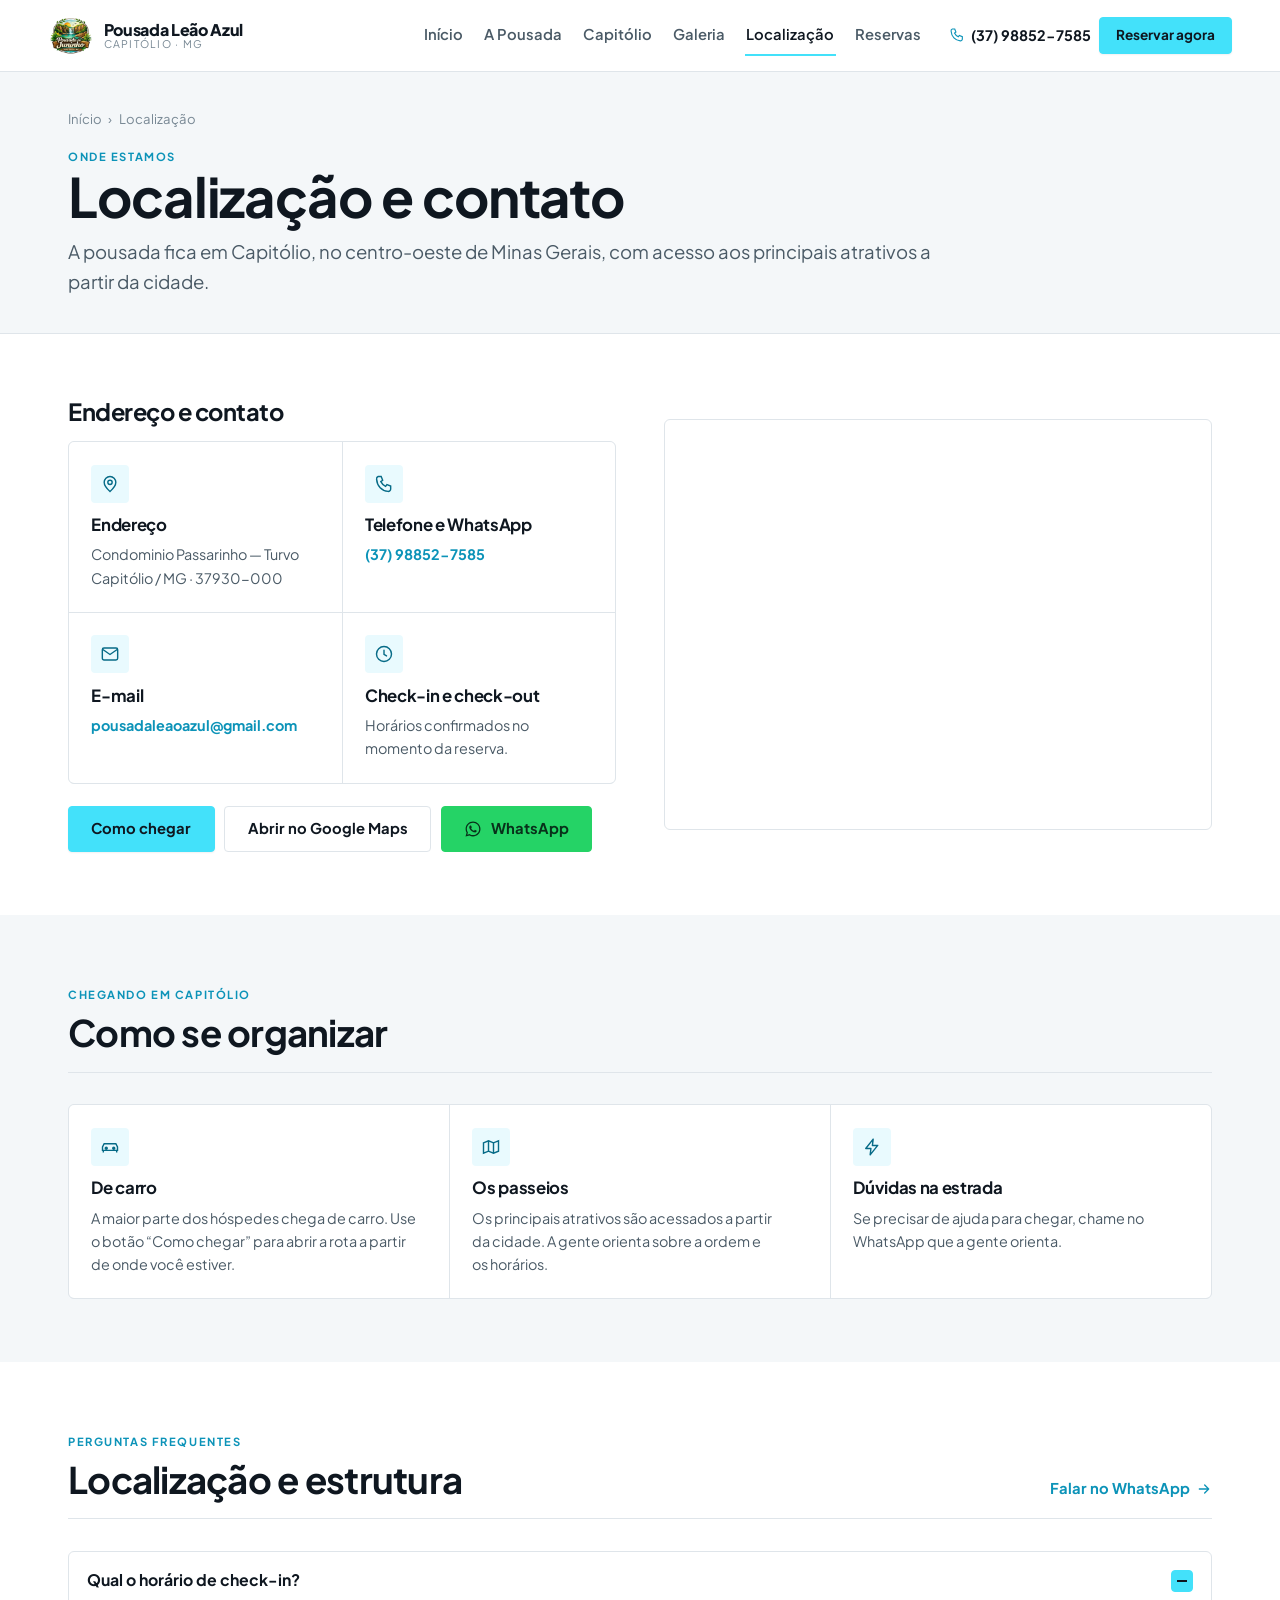
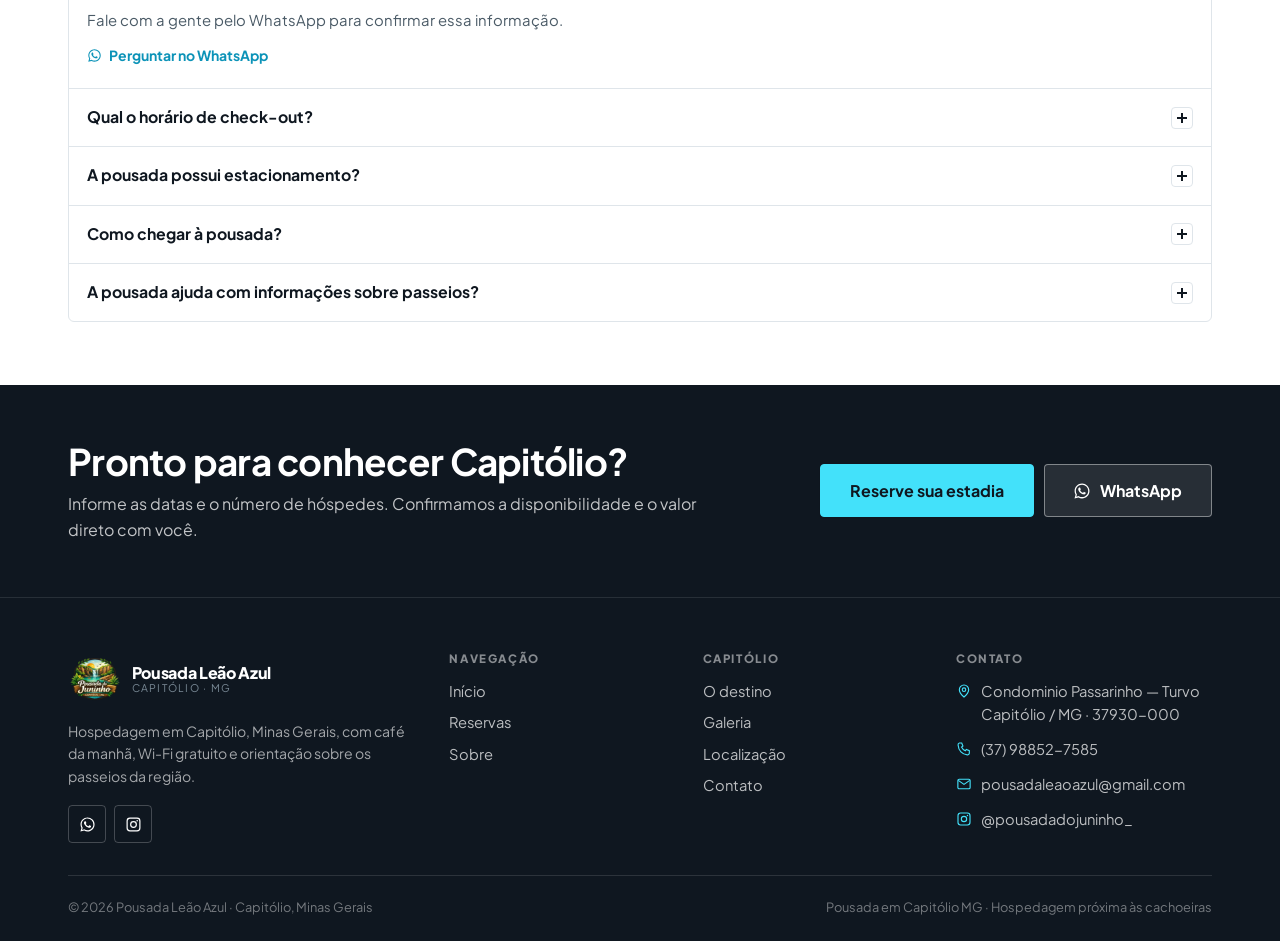
<file: localizacao.html>
<!DOCTYPE html>
<html lang="pt-BR">
<head>
<meta charset="UTF-8">
<meta name="viewport" content="width=device-width, initial-scale=1">

<title>Localização e contato — Pousada Leão Azul, Capitólio MG</title>
<meta name="description" content="Endereço, mapa e contato da Pousada Leão Azul em Capitólio, MG. Veja como chegar e fale direto com a pousada pelo WhatsApp.">
<meta name="keywords" content="endereço pousada Capitólio, como chegar Capitólio MG, contato pousada Capitólio, hospedagem em Capitólio">
<meta name="robots" content="index, follow">
<link rel="canonical" href="./localizacao.html">

<meta property="og:type" content="website">
<meta property="og:locale" content="pt_BR">
<meta property="og:site_name" content="Pousada Leão Azul">
<meta property="og:title" content="Localização e contato — Pousada Leão Azul, Capitólio MG">
<meta property="og:description" content="Endereço, mapa e contato da Pousada Leão Azul em Capitólio, MG. Veja como chegar e fale direto com a pousada pelo WhatsApp.">
<meta property="og:image" content="assets/img/og-imagem.jpg">
<meta name="twitter:card" content="summary_large_image">
<meta name="theme-color" content="#0F1720">

<link rel="icon" href="assets/img/favicon.png" type="image/png">
<link rel="apple-touch-icon" href="assets/img/favicon.png">
<link rel="preconnect" href="https://fonts.googleapis.com">
<link rel="preconnect" href="https://fonts.gstatic.com" crossorigin>
<link href="https://fonts.googleapis.com/css2?family=Instrument+Serif:ital@0;1&family=Plus+Jakarta+Sans:wght@400;500;600;700;800&display=swap" rel="stylesheet">
<link rel="stylesheet" href="assets/css/estilo.css">

<!-- FOTOS: é só soltar o arquivo em assets/img/ com o nome certo.
     O site tenta .webp, depois .jpg, .jpeg e .png; se nenhum existir,
     mostra o desenho .svg provisório. Não precisa editar nada aqui. -->
<script src="assets/js/fotos.js"></script>
</head>

<body>
<a class="pular" href="#conteudo">Pular para o conteúdo</a>

<header class="topo">
  <div class="topo__int">
    <a class="marca" href="index.html" aria-label="Pousada Leão Azul — página inicial">
      <img class="marca__ic" src="assets/img/favicon.png" alt="" width="150" height="150">
      <span class="marca__txt">
        <span class="marca__nome">Pousada Leão Azul</span>
        <span class="marca__loc">Capitólio · MG</span>
      </span>
    </a>

    <nav class="nav" aria-label="Navegação principal">
      <a href="index.html">Início</a>
      <a href="pousada.html">A Pousada</a>
      <a href="capitolio.html">Capitólio</a>
      <a href="galeria.html">Galeria</a>
      <a href="localizacao.html" aria-current="page">Localização</a>
      <a href="reservas.html">Reservas</a>
    </nav>

    <div class="topo__acoes">
      <a class="topo__tel" data-tel data-txt href="#"><svg viewBox="0 0 24 24" fill="none" stroke="currentColor" stroke-width="1.7" aria-hidden="true"><path d="M5 3h3.6l1.8 4.5-2.2 1.6a12.6 12.6 0 0 0 5.7 5.7l1.6-2.2 4.5 1.8V18a2.9 2.9 0 0 1-3.1 2.9C9.4 20.3 3.7 14.6 3.1 6.1A2.9 2.9 0 0 1 5 3Z"/></svg></a>
      <a class="btn btn--cta btn--p" href="reservas.html">Reservar agora</a>
      <button class="hamb" type="button" aria-label="Abrir menu" aria-expanded="false" aria-controls="menu">
        <span></span><span></span><span></span>
      </button>
    </div>
  </div>
</header>

<div class="menu" id="menu" aria-hidden="true">
  <nav aria-label="Navegação">
    <ul class="menu__lista">
      <li><a href="index.html">Início<svg viewBox="0 0 24 24" fill="none" stroke="currentColor" stroke-width="2" stroke-linecap="round" stroke-linejoin="round" aria-hidden="true"><path d="M5 12h13m-5-6 6 6-6 6"/></svg></a></li>
      <li><a href="pousada.html">A Pousada<svg viewBox="0 0 24 24" fill="none" stroke="currentColor" stroke-width="2" stroke-linecap="round" stroke-linejoin="round" aria-hidden="true"><path d="M5 12h13m-5-6 6 6-6 6"/></svg></a></li>
      <li><a href="capitolio.html">Capitólio<svg viewBox="0 0 24 24" fill="none" stroke="currentColor" stroke-width="2" stroke-linecap="round" stroke-linejoin="round" aria-hidden="true"><path d="M5 12h13m-5-6 6 6-6 6"/></svg></a></li>
      <li><a href="galeria.html">Galeria<svg viewBox="0 0 24 24" fill="none" stroke="currentColor" stroke-width="2" stroke-linecap="round" stroke-linejoin="round" aria-hidden="true"><path d="M5 12h13m-5-6 6 6-6 6"/></svg></a></li>
      <li><a href="localizacao.html" aria-current="page">Localização<svg viewBox="0 0 24 24" fill="none" stroke="currentColor" stroke-width="2" stroke-linecap="round" stroke-linejoin="round" aria-hidden="true"><path d="M5 12h13m-5-6 6 6-6 6"/></svg></a></li>
      <li><a href="reservas.html">Reservas<svg viewBox="0 0 24 24" fill="none" stroke="currentColor" stroke-width="2" stroke-linecap="round" stroke-linejoin="round" aria-hidden="true"><path d="M5 12h13m-5-6 6 6-6 6"/></svg></a></li>
    </ul>
  </nav>
  <div class="menu__pe">
    <a class="btn btn--cta btn--bloco btn--g" href="reservas.html">Reservar agora</a>
    <a class="btn btn--zap btn--bloco" data-zap href="#"><svg viewBox="0 0 24 24" fill="currentColor" aria-hidden="true"><path d="M12.04 2C6.58 2 2.13 6.45 2.13 11.91c0 1.75.46 3.45 1.32 4.95L2 22l5.25-1.38a9.9 9.9 0 0 0 4.79 1.22h.01c5.46 0 9.91-4.45 9.91-9.91 0-2.65-1.03-5.14-2.9-7.01A9.82 9.82 0 0 0 12.04 2Zm0 18.15h-.01a8.2 8.2 0 0 1-4.19-1.15l-.3-.18-3.12.82.83-3.04-.2-.31a8.2 8.2 0 0 1-1.26-4.38c0-4.54 3.7-8.23 8.25-8.23a8.2 8.2 0 0 1 5.82 2.41 8.18 8.18 0 0 1 2.41 5.83c0 4.54-3.7 8.23-8.23 8.23Zm4.52-6.16c-.25-.12-1.47-.72-1.69-.81-.23-.08-.39-.12-.56.13-.16.24-.64.8-.79.97-.14.16-.29.19-.54.06-.25-.12-1.05-.39-2-1.23-.74-.66-1.24-1.47-1.38-1.72-.15-.25-.02-.38.11-.5.11-.11.25-.29.37-.43.13-.15.17-.25.25-.41.08-.17.04-.31-.02-.44-.06-.12-.56-1.35-.77-1.84-.2-.49-.41-.42-.56-.43h-.48c-.16 0-.43.06-.65.31-.23.25-.86.84-.86 2.05s.88 2.38 1 2.54c.13.17 1.74 2.65 4.2 3.72.59.25 1.05.4 1.4.52.59.19 1.13.16 1.55.1.47-.07 1.47-.6 1.67-1.18.21-.58.21-1.07.15-1.18-.06-.11-.23-.17-.48-.29Z"/></svg> Falar no WhatsApp</a>
    <div class="menu__contato">
      <a data-tel data-txt href="#"><svg viewBox="0 0 24 24" fill="none" stroke="currentColor" stroke-width="1.7" aria-hidden="true"><path d="M5 3h3.6l1.8 4.5-2.2 1.6a12.6 12.6 0 0 0 5.7 5.7l1.6-2.2 4.5 1.8V18a2.9 2.9 0 0 1-3.1 2.9C9.4 20.3 3.7 14.6 3.1 6.1A2.9 2.9 0 0 1 5 3Z"/></svg></a>
      <a data-email data-txt href="#"><svg viewBox="0 0 24 24" fill="none" stroke="currentColor" stroke-width="1.7" aria-hidden="true"><rect x="2.8" y="4.8" width="18.4" height="14.4" rx="2"/><path d="m3.4 6.6 8.6 6 8.6-6"/></svg></a>
    </div>
  </div>
</div>

<section class="capa">
  <div class="env">
    <nav class="migalhas" aria-label="Você está aqui">
      <a href="index.html">Início</a><span>›</span><span>Localização</span>
    </nav>
    <p class="rotulo">Onde estamos</p>
    <h1 class="t1">Localização e contato</h1>
    <p class="lead">A pousada fica em Capitólio, no centro-oeste de Minas Gerais, com acesso aos principais atrativos a partir da cidade.</p>
  </div>
</section>

<main id="conteudo">

<section class="secao" id="contato">
  <div class="env">
    <div class="duo">
      <div class="rev">
        <h2 class="t3">Endereço e contato</h2>
        <div class="cards" style="margin-top:1rem">
          <div class="card">
            <span class="card__ic"><svg viewBox="0 0 24 24" fill="none" stroke="currentColor" stroke-width="1.7" aria-hidden="true"><path d="M12 21s7-6.1 7-11a7 7 0 1 0-14 0c0 4.9 7 11 7 11Z"/><circle cx="12" cy="10" r="2.6"/></svg></span>
            <h3>Endereço</h3>
            <p><span data-endereco></span><br><span data-cidade></span></p>
          </div>
          <div class="card">
            <span class="card__ic"><svg viewBox="0 0 24 24" fill="none" stroke="currentColor" stroke-width="1.7" aria-hidden="true"><path d="M5 3h3.6l1.8 4.5-2.2 1.6a12.6 12.6 0 0 0 5.7 5.7l1.6-2.2 4.5 1.8V18a2.9 2.9 0 0 1-3.1 2.9C9.4 20.3 3.7 14.6 3.1 6.1A2.9 2.9 0 0 1 5 3Z"/></svg></span>
            <h3>Telefone e WhatsApp</h3>
            <p><a data-tel data-txt href="#" style="color:var(--acento-forte);font-weight:700"></a></p>
          </div>
          <div class="card">
            <span class="card__ic"><svg viewBox="0 0 24 24" fill="none" stroke="currentColor" stroke-width="1.7" aria-hidden="true"><rect x="2.8" y="4.8" width="18.4" height="14.4" rx="2"/><path d="m3.4 6.6 8.6 6 8.6-6"/></svg></span>
            <h3>E-mail</h3>
            <p><a data-email data-txt href="#" style="color:var(--acento-forte);font-weight:700"></a></p>
          </div>
          <div class="card">
            <span class="card__ic"><svg viewBox="0 0 24 24" fill="none" stroke="currentColor" stroke-width="1.7" aria-hidden="true"><circle cx="12" cy="12" r="9"/><path d="M12 7.5v5l3 1.8" stroke-linecap="round"/></svg></span>
            <h3>Check-in e check-out</h3>
            <p>Horários confirmados no momento da reserva.</p>
          </div>
        </div>
        <div class="linha-btn" style="margin-top:1.4rem">
          <a class="btn btn--cta" data-rota href="#">Como chegar</a>
          <a class="btn btn--contorno" data-maps href="#">Abrir no Google Maps</a>
          <a class="btn btn--zap" data-zap href="#"><svg viewBox="0 0 24 24" fill="currentColor" aria-hidden="true"><path d="M12.04 2C6.58 2 2.13 6.45 2.13 11.91c0 1.75.46 3.45 1.32 4.95L2 22l5.25-1.38a9.9 9.9 0 0 0 4.79 1.22h.01c5.46 0 9.91-4.45 9.91-9.91 0-2.65-1.03-5.14-2.9-7.01A9.82 9.82 0 0 0 12.04 2Zm0 18.15h-.01a8.2 8.2 0 0 1-4.19-1.15l-.3-.18-3.12.82.83-3.04-.2-.31a8.2 8.2 0 0 1-1.26-4.38c0-4.54 3.7-8.23 8.25-8.23a8.2 8.2 0 0 1 5.82 2.41 8.18 8.18 0 0 1 2.41 5.83c0 4.54-3.7 8.23-8.23 8.23Zm4.52-6.16c-.25-.12-1.47-.72-1.69-.81-.23-.08-.39-.12-.56.13-.16.24-.64.8-.79.97-.14.16-.29.19-.54.06-.25-.12-1.05-.39-2-1.23-.74-.66-1.24-1.47-1.38-1.72-.15-.25-.02-.38.11-.5.11-.11.25-.29.37-.43.13-.15.17-.25.25-.41.08-.17.04-.31-.02-.44-.06-.12-.56-1.35-.77-1.84-.2-.49-.41-.42-.56-.43h-.48c-.16 0-.43.06-.65.31-.23.25-.86.84-.86 2.05s.88 2.38 1 2.54c.13.17 1.74 2.65 4.2 3.72.59.25 1.05.4 1.4.52.59.19 1.13.16 1.55.1.47-.07 1.47-.6 1.67-1.18.21-.58.21-1.07.15-1.18-.06-.11-.23-.17-.48-.29Z"/></svg> WhatsApp</a>
        </div>
      </div>

      <div class="duo__foto rev" style="aspect-ratio:4/3">
        <iframe data-mapa title="Mapa da localização da Pousada Leão Azul em Capitólio, MG" loading="lazy" referrerpolicy="no-referrer-when-downgrade" allowfullscreen style="width:100%;height:100%;border:0"></iframe>
      </div>
    </div>
  </div>
</section>

<section class="secao cinza">
  <div class="env">
    <div class="cabeca">
      <div class="cabeca__txt">
        <p class="rotulo">Chegando em Capitólio</p>
        <h2 class="t2">Como se organizar</h2>
      </div>
    </div>
    <div class="cards cards--3">
      <div class="card"><span class="card__ic"><svg viewBox="0 0 24 24" fill="none" stroke="currentColor" stroke-width="1.7" aria-hidden="true"><path d="M4 16v2.5M20 16v2.5M3 16h18v-4l-2-4H5L3 12v4Z"/><circle cx="7.5" cy="13.5" r="1.2" fill="currentColor"/><circle cx="16.5" cy="13.5" r="1.2" fill="currentColor"/></svg></span><h3>De carro</h3><p>A maior parte dos hóspedes chega de carro. Use o botão “Como chegar” para abrir a rota a partir de onde você estiver.</p></div>
      <div class="card"><span class="card__ic"><svg viewBox="0 0 24 24" fill="none" stroke="currentColor" stroke-width="1.7" aria-hidden="true"><path d="m3 7 6-2.5 6 2.5 6-2.5V17l-6 2.5L9 17l-6 2.5V7Z"/><path d="M9 4.5V17M15 7v12.5"/></svg></span><h3>Os passeios</h3><p>Os principais atrativos são acessados a partir da cidade. A gente orienta sobre a ordem e os horários.</p></div>
      <div class="card"><span class="card__ic"><svg viewBox="0 0 24 24" fill="none" stroke="currentColor" stroke-width="1.7" stroke-linejoin="round" aria-hidden="true"><path d="M13.4 2.5 4.5 13.8h6.2l-.9 7.7 9.1-11.4h-6.4l.9-7.6Z"/></svg></span><h3>Dúvidas na estrada</h3><p>Se precisar de ajuda para chegar, chame no WhatsApp que a gente orienta.</p></div>
    </div>
  </div>
</section>

<section class="secao">
  <div class="env">
    <div class="cabeca">
      <div class="cabeca__txt">
        <p class="rotulo">Perguntas frequentes</p>
        <h2 class="t2">Localização e estrutura</h2>
      </div>
      <a class="lk" data-zap href="#">Falar no WhatsApp <svg viewBox="0 0 24 24" fill="none" stroke="currentColor" stroke-width="2" stroke-linecap="round" stroke-linejoin="round" aria-hidden="true"><path d="M5 12h13m-5-6 6 6-6 6"/></svg></a>
    </div>
    <div class="faq" data-faq data-filtro="chegar,estacionamento,check-in,check-out,passeios"></div>
  </div>
</section>

</main>

<section class="cta-final">
  <div class="env">
    <div class="cta-final__int">
      <div>
        <h2>Pronto para conhecer Capitólio?</h2>
        <p>Informe as datas e o número de hóspedes. Confirmamos a disponibilidade e o valor direto com você.</p>
      </div>
      <div class="linha-btn">
        <a class="btn btn--cta btn--g" href="reservas.html">Reserve sua estadia</a>
        <a class="btn btn--claro btn--g" data-zap href="#"><svg viewBox="0 0 24 24" fill="currentColor" aria-hidden="true"><path d="M12.04 2C6.58 2 2.13 6.45 2.13 11.91c0 1.75.46 3.45 1.32 4.95L2 22l5.25-1.38a9.9 9.9 0 0 0 4.79 1.22h.01c5.46 0 9.91-4.45 9.91-9.91 0-2.65-1.03-5.14-2.9-7.01A9.82 9.82 0 0 0 12.04 2Zm0 18.15h-.01a8.2 8.2 0 0 1-4.19-1.15l-.3-.18-3.12.82.83-3.04-.2-.31a8.2 8.2 0 0 1-1.26-4.38c0-4.54 3.7-8.23 8.25-8.23a8.2 8.2 0 0 1 5.82 2.41 8.18 8.18 0 0 1 2.41 5.83c0 4.54-3.7 8.23-8.23 8.23Zm4.52-6.16c-.25-.12-1.47-.72-1.69-.81-.23-.08-.39-.12-.56.13-.16.24-.64.8-.79.97-.14.16-.29.19-.54.06-.25-.12-1.05-.39-2-1.23-.74-.66-1.24-1.47-1.38-1.72-.15-.25-.02-.38.11-.5.11-.11.25-.29.37-.43.13-.15.17-.25.25-.41.08-.17.04-.31-.02-.44-.06-.12-.56-1.35-.77-1.84-.2-.49-.41-.42-.56-.43h-.48c-.16 0-.43.06-.65.31-.23.25-.86.84-.86 2.05s.88 2.38 1 2.54c.13.17 1.74 2.65 4.2 3.72.59.25 1.05.4 1.4.52.59.19 1.13.16 1.55.1.47-.07 1.47-.6 1.67-1.18.21-.58.21-1.07.15-1.18-.06-.11-.23-.17-.48-.29Z"/></svg> WhatsApp</a>
      </div>
    </div>
  </div>
</section>

<footer class="rodape">
  <div class="env">
    <div class="rodape__grade">
      <div class="rodape__sobre">
        <a class="marca" href="index.html" aria-label="Pousada Leão Azul — página inicial">
      <img class="marca__ic" src="assets/img/favicon.png" alt="" width="150" height="150">
      <span class="marca__txt">
        <span class="marca__nome">Pousada Leão Azul</span>
        <span class="marca__loc">Capitólio · MG</span>
      </span>
    </a>
        <p>Hospedagem em Capitólio, Minas Gerais, com café da manhã, Wi-Fi gratuito e orientação sobre os passeios da região.</p>
        <div class="rodape__social">
          <a data-zap href="#" aria-label="WhatsApp da Pousada Leão Azul"><svg viewBox="0 0 24 24" fill="currentColor" aria-hidden="true"><path d="M12.04 2C6.58 2 2.13 6.45 2.13 11.91c0 1.75.46 3.45 1.32 4.95L2 22l5.25-1.38a9.9 9.9 0 0 0 4.79 1.22h.01c5.46 0 9.91-4.45 9.91-9.91 0-2.65-1.03-5.14-2.9-7.01A9.82 9.82 0 0 0 12.04 2Zm0 18.15h-.01a8.2 8.2 0 0 1-4.19-1.15l-.3-.18-3.12.82.83-3.04-.2-.31a8.2 8.2 0 0 1-1.26-4.38c0-4.54 3.7-8.23 8.25-8.23a8.2 8.2 0 0 1 5.82 2.41 8.18 8.18 0 0 1 2.41 5.83c0 4.54-3.7 8.23-8.23 8.23Zm4.52-6.16c-.25-.12-1.47-.72-1.69-.81-.23-.08-.39-.12-.56.13-.16.24-.64.8-.79.97-.14.16-.29.19-.54.06-.25-.12-1.05-.39-2-1.23-.74-.66-1.24-1.47-1.38-1.72-.15-.25-.02-.38.11-.5.11-.11.25-.29.37-.43.13-.15.17-.25.25-.41.08-.17.04-.31-.02-.44-.06-.12-.56-1.35-.77-1.84-.2-.49-.41-.42-.56-.43h-.48c-.16 0-.43.06-.65.31-.23.25-.86.84-.86 2.05s.88 2.38 1 2.54c.13.17 1.74 2.65 4.2 3.72.59.25 1.05.4 1.4.52.59.19 1.13.16 1.55.1.47-.07 1.47-.6 1.67-1.18.21-.58.21-1.07.15-1.18-.06-.11-.23-.17-.48-.29Z"/></svg></a>
          <a data-instagram href="#" aria-label="Instagram da Pousada Leão Azul"><svg viewBox="0 0 24 24" fill="none" stroke="currentColor" stroke-width="1.7" aria-hidden="true"><rect x="3" y="3" width="18" height="18" rx="4"/><circle cx="12" cy="12" r="4"/><circle cx="17.2" cy="6.8" r="1.1" fill="currentColor" stroke="none"/></svg></a>
        </div>
      </div>

      <nav aria-label="Navegação do rodapé">
        <h3>Navegação</h3>
        <ul class="rodape__links">
          <li><a href="index.html">Início</a></li>
          <li><a href="reservas.html">Reservas</a></li>
          <li><a href="pousada.html">Sobre</a></li>
        </ul>
      </nav>

      <nav aria-label="Mais páginas">
        <h3>Capitólio</h3>
        <ul class="rodape__links">
          <li><a href="capitolio.html">O destino</a></li>
          <li><a href="galeria.html">Galeria</a></li>
          <li><a href="localizacao.html">Localização</a></li>
          <li><a href="localizacao.html#contato">Contato</a></li>
        </ul>
      </nav>

      <div>
        <h3>Contato</h3>
        <div class="rodape__contato">
          <p><svg viewBox="0 0 24 24" fill="none" stroke="currentColor" stroke-width="1.7" aria-hidden="true"><path d="M12 21s7-6.1 7-11a7 7 0 1 0-14 0c0 4.9 7 11 7 11Z"/><circle cx="12" cy="10" r="2.6"/></svg><span><span data-endereco></span><br><span data-cidade></span></span></p>
          <a data-tel data-txt href="#"><svg viewBox="0 0 24 24" fill="none" stroke="currentColor" stroke-width="1.7" aria-hidden="true"><path d="M5 3h3.6l1.8 4.5-2.2 1.6a12.6 12.6 0 0 0 5.7 5.7l1.6-2.2 4.5 1.8V18a2.9 2.9 0 0 1-3.1 2.9C9.4 20.3 3.7 14.6 3.1 6.1A2.9 2.9 0 0 1 5 3Z"/></svg></a>
          <a data-email data-txt href="#"><svg viewBox="0 0 24 24" fill="none" stroke="currentColor" stroke-width="1.7" aria-hidden="true"><rect x="2.8" y="4.8" width="18.4" height="14.4" rx="2"/><path d="m3.4 6.6 8.6 6 8.6-6"/></svg></a>
          <a data-instagram data-txt href="#"><svg viewBox="0 0 24 24" fill="none" stroke="currentColor" stroke-width="1.7" aria-hidden="true"><rect x="3" y="3" width="18" height="18" rx="4"/><circle cx="12" cy="12" r="4"/><circle cx="17.2" cy="6.8" r="1.1" fill="currentColor" stroke="none"/></svg></a>
        </div>
      </div>
    </div>

    <div class="rodape__base">
      <p>© <span data-ano></span> Pousada Leão Azul · Capitólio, Minas Gerais</p>
      <p>Pousada em Capitólio MG · Hospedagem próxima às cachoeiras</p>
    </div>
  </div>
</footer>

<a class="zap-flut" data-zap href="#" aria-label="Falar no WhatsApp"><svg viewBox="0 0 24 24" fill="currentColor" aria-hidden="true"><path d="M12.04 2C6.58 2 2.13 6.45 2.13 11.91c0 1.75.46 3.45 1.32 4.95L2 22l5.25-1.38a9.9 9.9 0 0 0 4.79 1.22h.01c5.46 0 9.91-4.45 9.91-9.91 0-2.65-1.03-5.14-2.9-7.01A9.82 9.82 0 0 0 12.04 2Zm0 18.15h-.01a8.2 8.2 0 0 1-4.19-1.15l-.3-.18-3.12.82.83-3.04-.2-.31a8.2 8.2 0 0 1-1.26-4.38c0-4.54 3.7-8.23 8.25-8.23a8.2 8.2 0 0 1 5.82 2.41 8.18 8.18 0 0 1 2.41 5.83c0 4.54-3.7 8.23-8.23 8.23Zm4.52-6.16c-.25-.12-1.47-.72-1.69-.81-.23-.08-.39-.12-.56.13-.16.24-.64.8-.79.97-.14.16-.29.19-.54.06-.25-.12-1.05-.39-2-1.23-.74-.66-1.24-1.47-1.38-1.72-.15-.25-.02-.38.11-.5.11-.11.25-.29.37-.43.13-.15.17-.25.25-.41.08-.17.04-.31-.02-.44-.06-.12-.56-1.35-.77-1.84-.2-.49-.41-.42-.56-.43h-.48c-.16 0-.43.06-.65.31-.23.25-.86.84-.86 2.05s.88 2.38 1 2.54c.13.17 1.74 2.65 4.2 3.72.59.25 1.05.4 1.4.52.59.19 1.13.16 1.55.1.47-.07 1.47-.6 1.67-1.18.21-.58.21-1.07.15-1.18-.06-.11-.23-.17-.48-.29Z"/></svg><span>WhatsApp</span></a>


<script src="assets/js/dados.js"></script>
<script src="assets/js/main.js"></script>
</body>
</html>
</file>
<file: assets/css/estilo.css>
/* =============================================================================
   POUSADA LEÃO AZUL — Capitólio, MG
   Direção: direta e comercial. Branco, cinzas neutros e o azul #43E1FA.
   Cantos retos, preço em destaque, caminho curto até a reserva.
   ========================================================================== */

/* --- 1. TOKENS ----------------------------------------------------------- */
:root {
  /* Cor da marca */
  --acento:        #43E1FA;
  --acento-forte:  #0C93B8;   /* links e hover — versão com contraste em branco */
  --acento-escuro: #076B87;
  --acento-suave:  #E9FAFE;   /* fundos de destaque */
  --acento-borda:  #A9EDFB;

  /* Neutros */
  --branco:  #FFFFFF;
  --fundo:   #FFFFFF;
  --fundo-2: #F4F7F9;         /* blocos alternados */
  --fundo-3: #EAEFF3;
  --linha:   #DFE5EA;
  --linha-2: #EDF1F4;

  /* Texto */
  --tinta:   #0F1720;
  --tinta-2: #4A5A66;
  --tinta-3: #788894;

  /* Escuro (rodapé e faixas) */
  --escuro:   #0F1720;
  --escuro-2: #1B2733;

  /* Apoio */
  --zap:      #25D366;
  --zap-esc:  #1DA851;
  --alerta:   #C0392B;
  --ok:       #157F4B;

  /* Tipografia */
  --serif: "Instrument Serif", Georgia, "Times New Roman", serif;
  --sans:  "Plus Jakarta Sans", -apple-system, BlinkMacSystemFont, "Segoe UI", Roboto, sans-serif;

  /* Métrica */
  --max:     1240px;
  --max-largo: 1480px;
  --gutter:  clamp(1rem, 4vw, 3rem);
  --secao:   clamp(3.25rem, 7vh, 5.5rem);

  /* Cantos — retos por opção de projeto.
     Para arredondar levemente, suba para 6px; para cantos 100% vivos, use 0. */
  --raio:   4px;
  --raio-g: 6px;

  --ease: cubic-bezier(.3, .7, .4, 1);

  /* Sombras discretas */
  --sombra-1: 0 1px 2px rgba(15, 23, 32, .06);
  --sombra-2: 0 1px 3px rgba(15, 23, 32, .08), 0 8px 24px -12px rgba(15, 23, 32, .18);

  --header-h: 72px;
}

/* --- 2. RESET ------------------------------------------------------------ */
*, *::before, *::after { box-sizing: border-box; }
* { margin: 0; }

html {
  -webkit-text-size-adjust: 100%;
  scroll-behavior: smooth;
  scroll-padding-top: calc(var(--header-h) + 12px);
}
@media (prefers-reduced-motion: reduce) {
  html { scroll-behavior: auto; }
  *, *::before, *::after {
    animation-duration: .01ms !important;
    animation-iteration-count: 1 !important;
    transition-duration: .01ms !important;
  }
}

body {
  font-family: var(--sans);
  font-size: 1rem;
  line-height: 1.6;
  color: var(--tinta-2);
  background: var(--fundo);
  -webkit-font-smoothing: antialiased;
  overflow-x: hidden;
}
body.trava { overflow: hidden; }

img, svg, video, iframe { display: block; max-width: 100%; }
img { height: auto; }
button, input, select, textarea { font: inherit; color: inherit; }
fieldset { border: 0; padding: 0; min-width: 0; }
button { background: none; border: 0; cursor: pointer; }
a { color: inherit; text-decoration: none; }
ul, ol { list-style: none; padding: 0; }
table { border-collapse: collapse; }

:focus-visible { outline: 2px solid var(--acento-forte); outline-offset: 2px; }
::selection { background: var(--acento); color: var(--tinta); }

/* --- 3. TIPOGRAFIA ------------------------------------------------------- */
h1, h2, h3, h4, h5 {
  color: var(--tinta);
  line-height: 1.2;
  font-weight: 700;
  letter-spacing: -.02em;
  text-wrap: balance;
}
/* Serifada só nos títulos maiores — o resto é sans, para leitura comercial. */
.serif {
  font-family: var(--serif);
  font-weight: 400;
  letter-spacing: -.01em;
}

.t1 { font-size: clamp(2rem, 1.4rem + 2.6vw, 3.4rem); line-height: 1.08; }
.t2 { font-size: clamp(1.55rem, 1.25rem + 1.3vw, 2.35rem); line-height: 1.14; }
.t3 { font-size: clamp(1.2rem, 1.08rem + .5vw, 1.5rem); }
.t4 { font-size: 1.06rem; }

p { text-wrap: pretty; }
.lead { font-size: clamp(1.02rem, .98rem + .3vw, 1.16rem); color: var(--tinta-2); }
.mini { font-size: .875rem; color: var(--tinta-3); }
.texto { max-width: 66ch; }
.texto p + p { margin-top: 1em; }

.rotulo {
  display: inline-block;
  font-size: .7rem;
  font-weight: 700;
  letter-spacing: .14em;
  text-transform: uppercase;
  color: var(--acento-forte);
}
.rotulo--claro { color: var(--acento); }

/* --- 4. ESTRUTURA -------------------------------------------------------- */
.env { width: 100%; max-width: var(--max); margin-inline: auto; padding-inline: var(--gutter); }
.env--largo { max-width: var(--max-largo); }
.secao { padding-block: var(--secao); }
.secao--fina { padding-block: clamp(2.25rem, 5vh, 3.5rem); }
.cinza { background: var(--fundo-2); }
.escura { background: var(--escuro); color: rgba(255,255,255,.72); }
.escura h1, .escura h2, .escura h3 { color: #fff; }

.cabeca {
  display: flex;
  flex-wrap: wrap;
  align-items: flex-end;
  justify-content: space-between;
  gap: 1rem 2rem;
  margin-bottom: clamp(1.5rem, 3.5vh, 2.5rem);
  padding-bottom: 1.1rem;
  border-bottom: 1px solid var(--linha);
}
.cabeca__txt { max-width: 62ch; }
.cabeca__txt .rotulo { margin-bottom: .5rem; }
.cabeca__txt p { margin-top: .5rem; }

/* --- 5. BOTÕES (retos) --------------------------------------------------- */
.btn {
  display: inline-flex;
  align-items: center;
  justify-content: center;
  gap: .55rem;
  padding: .82rem 1.4rem;
  font-size: .925rem;
  font-weight: 700;
  line-height: 1.2;
  border-radius: var(--raio);
  border: 1.5px solid transparent;
  transition: background-color .18s var(--ease), border-color .18s var(--ease),
              color .18s var(--ease), box-shadow .18s var(--ease), transform .12s var(--ease);
  text-align: center;
  white-space: nowrap;
}
.btn svg { width: 18px; height: 18px; flex: none; }
.btn:active { transform: translateY(1px); }

/* CTA principal — o botão de reserva */
.btn--cta {
  background: var(--acento);
  color: var(--tinta);
  border-color: var(--acento);
  box-shadow: var(--sombra-1);
}
.btn--cta:hover { background: #6BEAFF; border-color: #6BEAFF; }

.btn--escuro { background: var(--escuro); color: #fff; border-color: var(--escuro); }
.btn--escuro:hover { background: var(--escuro-2); border-color: var(--escuro-2); }

.btn--contorno { background: var(--branco); color: var(--tinta); border-color: var(--linha); }
.btn--contorno:hover { border-color: var(--tinta); }

.btn--claro { background: rgba(255,255,255,.1); color: #fff; border-color: rgba(255,255,255,.42); }
.btn--claro:hover { background: rgba(255,255,255,.2); border-color: #fff; }

.btn--zap { background: var(--zap); color: #08301A; border-color: var(--zap); }
.btn--zap:hover { background: var(--zap-esc); border-color: var(--zap-esc); color: #fff; }

.btn--p { padding: .6rem 1rem; font-size: .85rem; }
/* Em telas de toque, nenhum botão fica abaixo de 44px de altura. */
@media (max-width: 900px) {
  .btn { min-height: 46px; }
  .btn--p { min-height: 44px; }
}
.btn--g { padding: 1rem 1.8rem; font-size: 1rem; }
.btn--bloco { width: 100%; }

.linha-btn { display: flex; flex-wrap: wrap; gap: .6rem; }

/* Link com seta */
.lk {
  display: inline-flex;
  align-items: center;
  gap: .4rem;
  font-weight: 700;
  font-size: .925rem;
  color: var(--acento-forte);
  transition: gap .18s var(--ease);
}
.lk svg { width: 16px; height: 16px; }
.lk:hover { gap: .7rem; text-decoration: underline; text-underline-offset: 3px; }
.escura .lk { color: var(--acento); }

/* --- 6. CABEÇALHO -------------------------------------------------------- */
.topo {
  position: sticky;
  top: 0;
  z-index: 100;
  background: var(--branco);
  border-bottom: 1px solid var(--linha);
  height: var(--header-h);
  display: flex;
  align-items: center;
  transition: box-shadow .2s var(--ease);
}
.topo--sombra { box-shadow: 0 1px 12px rgba(15,23,32,.09); }
.topo__int {
  width: 100%;
  max-width: var(--max-largo);
  margin-inline: auto;
  padding-inline: var(--gutter);
  display: flex;
  align-items: center;
  gap: clamp(.75rem, 2vw, 2rem);
}

.marca { display: flex; align-items: center; gap: .6rem; margin-right: auto; flex: none; }
/* Logo: o emblema tem bastante detalhe, então precisa de mais espaço que um
   ícone simples para continuar legível. */
.marca__ic { width: 46px; height: 46px; flex: none; object-fit: contain; }
@media (max-width: 420px) { .marca__ic { width: 40px; height: 40px; } }
.rodape .marca__ic { width: 54px; height: 54px; }
.marca__txt { display: grid; line-height: 1.1; }
.marca__nome { font-size: 1rem; font-weight: 800; color: var(--tinta); letter-spacing: -.02em; }
.marca__loc { font-size: .66rem; letter-spacing: .12em; text-transform: uppercase; color: var(--tinta-3); }
.escura .marca__nome, .rodape .marca__nome { color: #fff; }

.nav { display: none; }
@media (min-width: 1080px) { .nav { display: flex; align-items: center; gap: clamp(.4rem, 1.4vw, 1.15rem); } }
.nav a {
  font-size: .925rem;
  font-weight: 600;
  color: var(--tinta-2);
  padding: .45rem .1rem;
  border-bottom: 2px solid transparent;
  transition: color .18s, border-color .18s;
}
.nav a:hover { color: var(--tinta); }
.nav a[aria-current="page"] { color: var(--tinta); border-bottom-color: var(--acento); }

.topo__acoes { display: flex; align-items: center; gap: .5rem; flex: none; }
.topo__tel { display: none; font-weight: 700; font-size: .9rem; color: var(--tinta); }
@media (min-width: 1240px) { .topo__tel { display: inline-flex; align-items: center; gap: .4rem; } }
.topo__tel svg { width: 16px; height: 16px; color: var(--acento-forte); }
.topo .btn--cta { display: none; }
@media (min-width: 560px) { .topo .btn--cta { display: inline-flex; } }

.hamb {
  width: 44px; height: 44px;
  display: grid;
  place-items: center;
  border: 1px solid var(--linha);
  border-radius: var(--raio);
  color: var(--tinta);
}
@media (min-width: 1080px) { .hamb { display: none; } }
.hamb span { display: block; width: 18px; height: 2px; background: currentColor; }
.hamb span + span { margin-top: 4px; }
.trava .hamb span:nth-child(1) { transform: translateY(6px) rotate(45deg); }
.trava .hamb span:nth-child(2) { opacity: 0; }
.trava .hamb span:nth-child(3) { transform: translateY(-6px) rotate(-45deg); }
.hamb span { transition: transform .22s var(--ease), opacity .15s; }

/* --- 7. MENU MOBILE ------------------------------------------------------ */
.menu {
  position: fixed;
  inset: var(--header-h) 0 0 0;
  z-index: 99;
  background: var(--branco);
  padding: 1.25rem var(--gutter) 2rem;
  overflow-y: auto;
  display: flex;
  flex-direction: column;
  transform: translateY(-8px);
  opacity: 0;
  visibility: hidden;
  transition: opacity .2s var(--ease), transform .2s var(--ease), visibility .2s;
}
.menu.aberto { opacity: 1; visibility: visible; transform: none; }
.menu__lista { border-top: 1px solid var(--linha); }
.menu__lista a {
  display: flex;
  align-items: center;
  justify-content: space-between;
  padding: 1rem .25rem;
  font-size: 1.08rem;
  font-weight: 700;
  color: var(--tinta);
  border-bottom: 1px solid var(--linha);
}
.menu__lista a[aria-current="page"] { color: var(--acento-forte); }
.menu__lista svg { width: 16px; height: 16px; color: var(--tinta-3); }
.menu__pe { margin-top: auto; padding-top: 1.5rem; display: grid; gap: .6rem; }
.menu__contato { display: grid; gap: .5rem; margin-top: 1rem; font-size: .9rem; }
.menu__contato a { display: flex; gap: .55rem; align-items: center; color: var(--tinta-2); }
.menu__contato svg { width: 16px; height: 16px; color: var(--acento-forte); flex: none; }

/* --- 8. HERO ------------------------------------------------------------- */
/* Sem foto de fundo: o topo é branco como o resto da página. As fotos
   aparecem mais abaixo, nas seções e na galeria. */
.hero { position: relative; background: var(--fundo); }
.hero__int {
  position: relative;
  padding-block: clamp(2.5rem, 7vh, 4.5rem) clamp(2rem, 5vh, 3rem);
  color: var(--tinta-2);
}
.hero h1 { color: var(--tinta); max-width: 17ch; }
.hero__sub { color: var(--tinta-2); max-width: 46ch; margin-top: .9rem; font-size: 1.06rem; }
.hero .rotulo { color: var(--acento-forte); margin-bottom: .7rem; }

/* selos de confiança dentro do hero */
.hero__selos {
  display: flex;
  flex-wrap: wrap;
  gap: .5rem .5rem;
  margin-top: 1.3rem;
}
.hero__selos li {
  display: flex;
  align-items: center;
  gap: .4rem;
  font-size: .82rem;
  font-weight: 600;
  color: var(--tinta);
  background: var(--fundo-2);
  border: 1px solid var(--linha);
  border-radius: var(--raio);
  padding: .34rem .65rem;
}
.hero__selos svg { width: 15px; height: 15px; color: var(--acento-forte); flex: none; }

/* --- 9. BUSCA DE DISPONIBILIDADE ----------------------------------------- */
.busca {
  position: relative;
  z-index: 3;
  background: var(--branco);
  border: 1px solid var(--linha);
  border-radius: var(--raio-g);
  box-shadow: var(--sombra-2);
  padding: 1rem;
  display: grid;
  gap: .7rem;
}
.hero .busca { margin-top: clamp(1.5rem, 4vh, 2.5rem); }
@media (min-width: 860px) {
  .busca {
    grid-template-columns: repeat(3, minmax(0, 1fr)) auto;
    align-items: end;
    gap: .85rem;
    padding: 1.1rem;
  }
}
.busca__campo { display: grid; gap: .3rem; min-width: 0; }
.busca__campo > label {
  font-size: .72rem;
  font-weight: 800;
  letter-spacing: .08em;
  text-transform: uppercase;
  color: var(--tinta-3);
}
.busca__campo input, .busca__campo select {
  width: 100%;
  padding: .7rem .75rem;
  border: 1px solid var(--linha);
  border-radius: var(--raio);
  background: var(--branco);
  font-size: .95rem;
  font-weight: 600;
  color: var(--tinta);
  -webkit-appearance: none;
  appearance: none;
  min-height: 46px;
}
.busca__campo select {
  background-image: url("data:image/svg+xml,%3Csvg xmlns='http://www.w3.org/2000/svg' viewBox='0 0 24 24' fill='none' stroke='%234A5A66' stroke-width='2.2'%3E%3Cpath d='M6 9l6 6 6-6'/%3E%3C/svg%3E");
  background-repeat: no-repeat;
  background-position: right .7rem center;
  background-size: 16px;
  padding-right: 2.2rem;
}
.busca__campo input:focus, .busca__campo select:focus {
  outline: none;
  border-color: var(--acento-forte);
  box-shadow: 0 0 0 3px var(--acento-suave);
}
.busca .btn { min-height: 46px; }

/* --- 10. FAIXA DE CONFIANÇA ---------------------------------------------- */
.faixa {
  background: var(--fundo-2);
  border-block: 1px solid var(--linha);
}
/* minmax(0,1fr) impede que uma palavra longa force a coluna a crescer
   além do container e estoure a largura da página em telas estreitas. */
.faixa__lista {
  display: grid;
  grid-template-columns: repeat(2, minmax(0, 1fr));
  gap: 1px;
  background: var(--linha);
}
@media (min-width: 700px)  { .faixa__lista { grid-template-columns: repeat(4, minmax(0, 1fr)); } }
.faixa__item {
  background: var(--fundo-2);
  padding: 1.1rem clamp(.75rem, 2vw, 1.5rem);
  display: flex;
  align-items: center;
  gap: .7rem;
}
.faixa__item svg { width: 22px; height: 22px; color: var(--acento-forte); flex: none; }
.faixa__item > span { min-width: 0; }
.faixa__item strong { display: block; font-size: .93rem; color: var(--tinta); font-weight: 700; line-height: 1.25; }
.faixa__item span { font-size: .8rem; color: var(--tinta-3); }

/* --- 11. CARTÕES DE QUARTO (grade) --------------------------------------- */
.grade-quartos { display: grid; gap: 1.25rem; }
@media (min-width: 680px)  { .grade-quartos { grid-template-columns: repeat(2, 1fr); } }
@media (min-width: 1060px) { .grade-quartos { grid-template-columns: repeat(3, 1fr); } }

.qcard {
  display: flex;
  flex-direction: column;
  background: var(--branco);
  border: 1px solid var(--linha);
  border-radius: var(--raio-g);
  overflow: hidden;
  transition: border-color .18s var(--ease), box-shadow .18s var(--ease);
}
.qcard:hover { border-color: var(--tinta-3); box-shadow: var(--sombra-2); }
.qcard__foto { position: relative; aspect-ratio: 3 / 2; background: var(--fundo-3); overflow: hidden; }
.qcard__foto img { width: 100%; height: 100%; object-fit: cover; }
.selo {
  position: absolute;
  top: .6rem; left: .6rem;
  background: var(--acento);
  color: var(--tinta);
  font-size: .68rem;
  font-weight: 800;
  letter-spacing: .06em;
  text-transform: uppercase;
  padding: .28rem .55rem;
  border-radius: var(--raio);
}
.qcard__corpo { padding: 1rem 1.1rem 1.1rem; display: flex; flex-direction: column; gap: .6rem; flex: 1; }
.qcard__corpo h3 { font-size: 1.16rem; }
.qcard__meta { display: flex; flex-wrap: wrap; gap: .3rem .9rem; font-size: .84rem; color: var(--tinta-3); }
.qcard__meta span { display: flex; align-items: center; gap: .3rem; }
.qcard__meta svg { width: 14px; height: 14px; }
.qcard__desc { font-size: .9rem; color: var(--tinta-2); }
.tags { display: flex; flex-wrap: wrap; gap: .3rem; }
.tags li {
  font-size: .76rem;
  color: var(--tinta-2);
  background: var(--fundo-2);
  border: 1px solid var(--linha-2);
  padding: .2rem .5rem;
  border-radius: var(--raio);
}
.qcard__pe {
  margin-top: auto;
  padding-top: .9rem;
  border-top: 1px solid var(--linha-2);
  display: flex;
  align-items: flex-end;
  justify-content: space-between;
  gap: .75rem;
  flex-wrap: wrap;
}

/* preço — elemento de maior peso visual depois do CTA */
.preco { display: grid; line-height: 1.15; }
.preco__rot { font-size: .72rem; color: var(--tinta-3); font-weight: 600; }
.preco__val { font-size: 1.5rem; font-weight: 800; color: var(--tinta); letter-spacing: -.03em; }
.preco__un { font-size: .78rem; color: var(--tinta-3); font-weight: 600; }
.preco--consultar .preco__val { font-size: 1.02rem; font-weight: 700; }

/* --- 12. LINHA DE QUARTO (página de quartos, estilo comercial) ----------- */
.qlinha {
  display: grid;
  border: 1px solid var(--linha);
  border-radius: var(--raio-g);
  overflow: hidden;
  background: var(--branco);
  margin-bottom: 1.1rem;
  transition: border-color .18s var(--ease), box-shadow .18s var(--ease);
}
.qlinha:hover { border-color: var(--tinta-3); box-shadow: var(--sombra-2); }
@media (min-width: 780px) {
  .qlinha { grid-template-columns: 300px minmax(0, 1fr) 250px; }
}
@media (min-width: 1100px) {
  .qlinha { grid-template-columns: 340px minmax(0, 1fr) 270px; }
}
.qlinha__foto { position: relative; background: var(--fundo-3); aspect-ratio: 3 / 2; }
@media (min-width: 780px) { .qlinha__foto { aspect-ratio: auto; min-height: 240px; } }
.qlinha__foto img { width: 100%; height: 100%; object-fit: cover; }
.qlinha__info { padding: 1.15rem 1.25rem; display: grid; gap: .6rem; align-content: start; }
.qlinha__info h3 { font-size: 1.28rem; }
.qlinha__ficha { display: flex; flex-wrap: wrap; gap: .35rem 1.1rem; font-size: .86rem; color: var(--tinta-2); }
.qlinha__ficha span { display: flex; align-items: center; gap: .35rem; }
.qlinha__ficha svg { width: 15px; height: 15px; color: var(--acento-forte); }
.qlinha__inc { display: grid; gap: .25rem; font-size: .85rem; }
.qlinha__inc li { display: flex; gap: .45rem; align-items: flex-start; color: var(--ok); font-weight: 600; }
.qlinha__inc svg { width: 15px; height: 15px; flex: none; margin-top: .22rem; }
.qlinha__acao {
  padding: 1.15rem 1.25rem;
  border-top: 1px solid var(--linha-2);
  display: grid;
  gap: .5rem;
  align-content: end;
  background: var(--fundo-2);
}
@media (min-width: 780px) {
  .qlinha__acao { border-top: 0; border-left: 1px solid var(--linha-2); }
}
.qlinha__acao .preco { margin-bottom: .2rem; }

/* --- 13. GRADE DE CONTEÚDO GENÉRICA -------------------------------------- */
.duo { display: grid; gap: clamp(1.5rem, 4vw, 3rem); align-items: center; }
@media (min-width: 900px) { .duo { grid-template-columns: repeat(2, minmax(0, 1fr)); } }
.duo--invertido > :first-child { order: 2; }
@media (max-width: 899px) { .duo--invertido > :first-child { order: 0; } }
.duo__foto { border-radius: var(--raio-g); overflow: hidden; border: 1px solid var(--linha); }
.duo__foto img { width: 100%; }

.cards { display: grid; gap: 1px; background: var(--linha); border: 1px solid var(--linha); border-radius: var(--raio-g); overflow: hidden; }
@media (min-width: 640px)  { .cards { grid-template-columns: repeat(2, 1fr); } }
@media (min-width: 1000px) { .cards--3 { grid-template-columns: repeat(3, 1fr); } }
.card { background: var(--branco); padding: 1.4rem; display: grid; gap: .5rem; align-content: start; }
.card__ic {
  width: 38px; height: 38px;
  display: grid; place-items: center;
  background: var(--acento-suave);
  border-radius: var(--raio);
  color: var(--acento-escuro);
  margin-bottom: .3rem;
}
.card__ic svg { width: 20px; height: 20px; }
.card h3 { font-size: 1.05rem; }
.card p { font-size: .9rem; color: var(--tinta-2); }

/* --- 14. ATRATIVOS (Capitólio) ------------------------------------------- */
.atrativos { display: grid; gap: 1.1rem; }
@media (min-width: 620px)  { .atrativos { grid-template-columns: repeat(2, 1fr); } }
@media (min-width: 1000px) { .atrativos { grid-template-columns: repeat(3, 1fr); } }
.atrativo {
  border: 1px solid var(--linha);
  border-radius: var(--raio-g);
  overflow: hidden;
  background: var(--branco);
  display: flex;
  flex-direction: column;
}
.atrativo__foto { aspect-ratio: 4 / 3; background: var(--fundo-3); }
.atrativo__foto img { width: 100%; height: 100%; object-fit: cover; }
.atrativo__txt { padding: 1rem 1.1rem 1.2rem; display: grid; gap: .35rem; }
.atrativo__txt h3 { font-size: 1.08rem; }
.atrativo__txt p { font-size: .88rem; color: var(--tinta-2); }

/* --- 15. GALERIA --------------------------------------------------------- */
.filtros { display: flex; flex-wrap: wrap; gap: .45rem; margin-bottom: 1.5rem; }
.filtro {
  font-size: .875rem;
  font-weight: 700;
  padding: .5rem .9rem;
  border: 1px solid var(--linha);
  border-radius: var(--raio);
  background: var(--branco);
  color: var(--tinta-2);
  transition: border-color .18s, background .18s, color .18s;
}
.filtro:hover { border-color: var(--tinta-3); }
.filtro[aria-pressed="true"] { background: var(--tinta); border-color: var(--tinta); color: #fff; }

.galeria { columns: 1; column-gap: 1rem; }
@media (min-width: 620px)  { .galeria { columns: 2; } }
@media (min-width: 1000px) { .galeria { columns: 3; } }
@media (min-width: 1360px) { .galeria { columns: 4; } }
.galeria__item {
  break-inside: avoid;
  margin-bottom: 1rem;
  width: 100%;
  display: block;
  position: relative;
  border: 1px solid var(--linha);
  border-radius: var(--raio-g);
  overflow: hidden;
  background: var(--fundo-3);
  cursor: zoom-in;
}
.galeria__item img { width: 100%; transition: transform .3s var(--ease); }
.galeria__item:hover img { transform: scale(1.03); }
.galeria__cap {
  position: absolute;
  left: .5rem; bottom: .5rem;
  background: rgba(15,23,32,.82);
  color: #fff;
  font-size: .72rem;
  font-weight: 700;
  padding: .22rem .5rem;
  border-radius: var(--raio);
}

.lupa {
  position: fixed; inset: 0; z-index: 200;
  background: rgba(15,23,32,.95);
  display: grid; place-items: center;
  padding: clamp(1rem, 4vw, 3rem);
  opacity: 0; visibility: hidden;
  transition: opacity .2s var(--ease), visibility .2s;
}
.lupa.aberta { opacity: 1; visibility: visible; }
.lupa img { max-width: 100%; max-height: 84svh; border-radius: var(--raio); }
.lupa__btn {
  position: absolute;
  width: 46px; height: 46px;
  border: 1px solid rgba(255,255,255,.35);
  border-radius: var(--raio);
  color: #fff;
  display: grid; place-items: center;
  background: rgba(0,0,0,.25);
}
.lupa__btn:hover { background: rgba(255,255,255,.16); }
.lupa__btn svg { width: 20px; height: 20px; }
.lupa__x { top: clamp(.75rem,3vw,1.5rem); right: clamp(.75rem,3vw,1.5rem); }
.lupa__ant { left: clamp(.5rem,3vw,1.5rem); top: 50%; transform: translateY(-50%); }
.lupa__prox { right: clamp(.5rem,3vw,1.5rem); top: 50%; transform: translateY(-50%); }
.lupa__n { position: absolute; bottom: clamp(.75rem,3vw,1.5rem); color: rgba(255,255,255,.7); font-size: .82rem; font-weight: 600; }

/* --- 16. AVALIAÇÕES ------------------------------------------------------ */
.notas { display: grid; gap: 1rem; }
@media (min-width: 760px) { .notas { grid-template-columns: repeat(2, 1fr); } }
@media (min-width: 1080px) { .notas { grid-template-columns: repeat(3, 1fr); } }
.nota {
  border: 1px solid var(--linha);
  border-radius: var(--raio-g);
  padding: 1.2rem;
  background: var(--branco);
  display: grid;
  gap: .7rem;
  align-content: start;
}
.estrelas { display: flex; gap: 2px; }
.estrelas svg { width: 16px; height: 16px; color: #F5A623; }
.nota__txt { font-size: .93rem; color: var(--tinta-2); }
.nota__pe { display: flex; align-items: center; gap: .6rem; padding-top: .7rem; border-top: 1px solid var(--linha-2); }
.nota__ini {
  width: 34px; height: 34px;
  border-radius: var(--raio);
  background: var(--acento-suave);
  color: var(--acento-escuro);
  display: grid; place-items: center;
  font-weight: 800; font-size: .85rem;
}
.nota__nome { font-size: .9rem; font-weight: 700; color: var(--tinta); line-height: 1.25; }
.nota__data { font-size: .78rem; color: var(--tinta-3); }

.media { display: flex; align-items: center; gap: .8rem; }
.media__lk:hover .media__n { text-decoration: underline; text-underline-offset: 3px; }

.notas-pe {
  display: flex;
  flex-wrap: wrap;
  align-items: center;
  justify-content: space-between;
  gap: .9rem 1.5rem;
  margin-top: 1.2rem;
}
.notas-pe p { max-width: 68ch; margin: 0; }
.media__n { font-size: 2.1rem; font-weight: 800; color: var(--tinta); line-height: 1; letter-spacing: -.03em; }

.vazio {
  border: 1px dashed var(--linha);
  border-radius: var(--raio-g);
  background: var(--fundo-2);
  padding: clamp(1.75rem, 4vw, 2.75rem);
  display: grid;
  gap: .75rem;
  justify-items: center;
  text-align: center;
}
.vazio svg { width: 30px; height: 30px; color: var(--acento-forte); }
.vazio p { max-width: 52ch; font-size: .93rem; }

/* --- 17. FAQ ------------------------------------------------------------- */
.faq { border: 1px solid var(--linha); border-radius: var(--raio-g); overflow: hidden; background: var(--branco); }
.faq details + details { border-top: 1px solid var(--linha); }
.faq summary {
  display: flex;
  align-items: center;
  justify-content: space-between;
  gap: 1rem;
  padding: 1rem 1.15rem;
  cursor: pointer;
  list-style: none;
  font-weight: 700;
  color: var(--tinta);
  font-size: .99rem;
}
.faq summary::-webkit-details-marker { display: none; }
.faq summary:hover { background: var(--fundo-2); }
.faq__ic {
  width: 22px; height: 22px; flex: none;
  position: relative;
  border: 1px solid var(--linha);
  border-radius: var(--raio);
}
.faq__ic::before, .faq__ic::after {
  content: ""; position: absolute; background: var(--tinta);
  top: 50%; left: 50%; transform: translate(-50%,-50%);
  transition: transform .2s var(--ease);
}
.faq__ic::before { width: 10px; height: 2px; }
.faq__ic::after  { width: 2px; height: 10px; }
details[open] .faq__ic { background: var(--acento); border-color: var(--acento); }
details[open] .faq__ic::after { transform: translate(-50%,-50%) scaleY(0); }
.faq__r { padding: 0 1.15rem 1.15rem; max-width: 76ch; }
.faq__r p { font-size: .93rem; color: var(--tinta-2); }
.faq__zap {
  display: inline-flex; align-items: center; gap: .4rem;
  margin-top: .7rem; font-size: .875rem; font-weight: 700; color: var(--acento-forte);
}
.faq__zap svg { width: 15px; height: 15px; }

/* --- 18. FORMULÁRIO DE RESERVA ------------------------------------------- */
.reserva { display: grid; gap: clamp(1.5rem, 3vw, 2.25rem); align-items: start; }
@media (min-width: 1000px) { .reserva { grid-template-columns: minmax(0, 1fr) 366px; } }

.passos {
  display: flex;
  flex-wrap: wrap;
  gap: .35rem;
  margin-bottom: 1.5rem;
  padding-bottom: 1rem;
  border-bottom: 1px solid var(--linha);
}
.passo {
  display: flex; align-items: center; gap: .45rem;
  font-size: .8rem; font-weight: 600; color: var(--tinta-3);
  padding: .3rem .6rem .3rem .3rem;
  border-radius: var(--raio);
  cursor: pointer;
}
.passo__n {
  width: 24px; height: 24px; flex: none;
  display: grid; place-items: center;
  border: 1px solid var(--linha);
  border-radius: var(--raio);
  font-size: .74rem; font-weight: 800;
}
.passo--ativo { background: var(--acento-suave); color: var(--tinta); }
.passo--ativo .passo__n { background: var(--acento); border-color: var(--acento); color: var(--tinta); }
.passo--ok .passo__n { background: var(--ok); border-color: var(--ok); color: #fff; }
.passo--ok .passo__n::before { content: "✓"; }
.passo--ok .passo__n span { display: none; }
@media (max-width: 720px) {
  .passo__rot { display: none; }
  .passo--ativo .passo__rot { display: block; }
}

.bloco {
  border: 1px solid var(--linha);
  border-radius: var(--raio-g);
  padding: 1.25rem;
  margin-bottom: 1rem;
  background: var(--branco);
}
.bloco__cab { display: flex; align-items: center; gap: .7rem; margin-bottom: 1rem; }
.bloco__n {
  width: 26px; height: 26px; flex: none;
  display: grid; place-items: center;
  background: var(--tinta); color: #fff;
  border-radius: var(--raio);
  font-size: .78rem; font-weight: 800;
}
.bloco__cab h2 { font-size: 1.1rem; }
.bloco__dica { font-size: .85rem; color: var(--tinta-3); margin-top: .1rem; }

.campos { display: grid; gap: .9rem; }
@media (min-width: 620px) { .campos--2 { grid-template-columns: repeat(2, 1fr); } }
.campo { display: grid; gap: .3rem; min-width: 0; }
.campo > label { font-size: .78rem; font-weight: 700; color: var(--tinta); }
.campo input, .campo select, .campo textarea {
  width: 100%;
  padding: .72rem .8rem;
  border: 1px solid var(--linha);
  border-radius: var(--raio);
  background: var(--branco);
  font-size: .96rem;
  color: var(--tinta);
  min-height: 46px;
  -webkit-appearance: none;
  appearance: none;
}
.campo textarea { min-height: 104px; resize: vertical; line-height: 1.55; }
.campo input:focus, .campo select:focus, .campo textarea:focus {
  outline: none; border-color: var(--acento-forte); box-shadow: 0 0 0 3px var(--acento-suave);
}
.campo__erro { font-size: .8rem; color: var(--alerta); font-weight: 600; display: none; }
.campo.ruim input, .campo.ruim select { border-color: var(--alerta); }
.campo.ruim .campo__erro { display: block; }

.contador {
  display: flex; align-items: center; justify-content: space-between; gap: 1rem;
  border: 1px solid var(--linha);
  border-radius: var(--raio);
  padding: .6rem .75rem;
  min-height: 46px;
}
.contador__rot strong { display: block; font-size: .93rem; font-weight: 700; color: var(--tinta); }
.contador__rot span { font-size: .78rem; color: var(--tinta-3); }
.contador__ctrl { display: flex; align-items: center; gap: .25rem; }
.contador__b {
  width: 34px; height: 34px;
  border: 1px solid var(--linha);
  border-radius: var(--raio);
  display: grid; place-items: center;
  font-size: 1.1rem; font-weight: 700; color: var(--tinta);
  line-height: 1;
}
@media (max-width: 900px) { .contador__b { width: 42px; height: 42px; } }
.contador__b:hover:not(:disabled) { border-color: var(--acento-forte); background: var(--acento-suave); }
.contador__b:disabled { opacity: .35; cursor: not-allowed; }
.contador__v { min-width: 2ch; text-align: center; font-weight: 800; color: var(--tinta); }

.opcoes { display: grid; gap: .6rem; }
.opcao { position: relative; }
.opcao input { position: absolute; opacity: 0; pointer-events: none; }
.opcao label {
  display: grid;
  grid-template-columns: 76px minmax(0,1fr) auto;
  gap: .85rem;
  align-items: center;
  padding: .6rem;
  border: 1px solid var(--linha);
  border-radius: var(--raio);
  cursor: pointer;
  background: var(--branco);
  transition: border-color .18s, background .18s;
}
.opcao label:hover { border-color: var(--tinta-3); }
.opcao input:checked + label { border-color: var(--acento-forte); background: var(--acento-suave); box-shadow: inset 0 0 0 1px var(--acento-forte); }
.opcao input:focus-visible + label { outline: 2px solid var(--acento-forte); outline-offset: 2px; }
.opcao img { width: 76px; height: 62px; object-fit: cover; border-radius: var(--raio); }
.opcao__t { display: grid; gap: .1rem; min-width: 0; }
.opcao__t strong { font-size: .95rem; font-weight: 700; color: var(--tinta); }
.opcao__t span { font-size: .8rem; color: var(--tinta-3); }
.opcao__p { text-align: right; font-size: .88rem; font-weight: 800; color: var(--tinta); }
.opcao__p small { display: block; font-size: .72rem; font-weight: 600; color: var(--tinta-3); }

/* resumo lateral */
.resumo {
  border: 1px solid var(--linha);
  border-radius: var(--raio-g);
  background: var(--branco);
  overflow: hidden;
}
@media (min-width: 1000px) { .resumo { position: sticky; top: calc(var(--header-h) + 1rem); } }
.resumo__cab { padding: .9rem 1.1rem; border-bottom: 1px solid var(--linha); background: var(--fundo-2); }
.resumo__cab h2 { font-size: 1.02rem; }
.resumo__foto { width: 100%; aspect-ratio: 16/9; object-fit: cover; }
.resumo__corpo { padding: 1.1rem; }
.resumo__l { display: flex; justify-content: space-between; gap: 1rem; padding: .5rem 0; font-size: .9rem; border-bottom: 1px solid var(--linha-2); }
.resumo__l dt { color: var(--tinta-3); }
.resumo__l dd { margin: 0; color: var(--tinta); font-weight: 700; text-align: right; }
.resumo__total {
  display: flex; justify-content: space-between; align-items: baseline; gap: 1rem;
  margin-top: .9rem; padding-top: .9rem; border-top: 2px solid var(--tinta);
}
.resumo__total dt { font-size: .8rem; font-weight: 700; color: var(--tinta); text-transform: uppercase; letter-spacing: .06em; }
.resumo__total dd { margin: 0; text-align: right; }
.resumo__total .v { font-size: 1.7rem; font-weight: 800; color: var(--tinta); letter-spacing: -.03em; display: block; line-height: 1.1; }
.resumo__total small { font-size: .76rem; color: var(--tinta-3); font-weight: 600; }
.aviso {
  margin-top: .9rem; padding: .7rem .8rem;
  background: var(--acento-suave);
  border: 1px solid var(--acento-borda);
  border-radius: var(--raio);
  font-size: .82rem; color: var(--acento-escuro);
  display: flex; gap: .5rem;
}
.aviso svg { width: 15px; height: 15px; flex: none; margin-top: .18rem; }
.resumo .linha-btn { margin-top: .9rem; display: grid; gap: .5rem; }
.ou { text-align: center; font-size: .78rem; color: var(--tinta-3); font-weight: 600; }

.confirmado {
  display: none;
  border: 1px solid var(--linha);
  border-radius: var(--raio-g);
  padding: clamp(1.5rem, 4vw, 2.5rem);
  background: var(--branco);
  text-align: center;
  justify-items: center;
  gap: .9rem;
}
.confirmado.on { display: grid; }
.confirmado__ic {
  width: 54px; height: 54px;
  background: var(--acento); color: var(--tinta);
  border-radius: var(--raio);
  display: grid; place-items: center;
}
.confirmado__ic svg { width: 26px; height: 26px; }
.confirmado p { max-width: 54ch; }
.confirmado__dados {
  width: 100%; max-width: 430px; text-align: left;
  border: 1px solid var(--linha); border-radius: var(--raio);
  padding: .9rem 1.1rem;
}

/* --- 19. CTA FINAL + RODAPÉ ---------------------------------------------- */
.cta-final { background: var(--escuro); color: rgba(255,255,255,.75); }
.cta-final__int {
  padding-block: clamp(2.5rem, 6vh, 4rem);
  display: grid; gap: 1.25rem;
  align-items: center;
}
@media (min-width: 880px) { .cta-final__int { grid-template-columns: 1fr auto; gap: 2.5rem; } }
.cta-final h2 { color: #fff; font-size: clamp(1.55rem, 1.2rem + 1.5vw, 2.3rem); }
.cta-final p { margin-top: .5rem; max-width: 56ch; }

.rodape { background: var(--escuro); color: rgba(255,255,255,.62); padding-block: clamp(2.5rem,6vh,3.5rem) 1.5rem; font-size: .92rem; border-top: 1px solid rgba(255,255,255,.1); }
.rodape__grade { display: grid; gap: 2rem; padding-bottom: 2rem; border-bottom: 1px solid rgba(255,255,255,.12); }
@media (min-width: 660px)  { .rodape__grade { grid-template-columns: 1.4fr 1fr 1fr; } }
@media (min-width: 1020px) { .rodape__grade { grid-template-columns: 1.6fr 1fr 1fr 1.2fr; gap: 2.5rem; } }
.rodape__sobre p { margin-top: .9rem; max-width: 36ch; font-size: .88rem; }
.rodape h3 { font-size: .72rem; font-weight: 800; letter-spacing: .14em; text-transform: uppercase; color: rgba(255,255,255,.5); margin-bottom: .9rem; }
.rodape__links { display: grid; gap: .5rem; }
.rodape__links a { color: rgba(255,255,255,.72); }
.rodape__links a:hover { color: var(--acento); }
.rodape__contato { display: grid; gap: .7rem; }
.rodape__contato a, .rodape__contato p { display: flex; gap: .55rem; align-items: flex-start; color: rgba(255,255,255,.72); }
.rodape__contato svg { width: 16px; height: 16px; color: var(--acento); flex: none; margin-top: .2rem; }
.rodape__contato a:hover { color: #fff; }
.rodape__social { display: flex; gap: .5rem; margin-top: 1.1rem; }
.rodape__social a {
  width: 38px; height: 38px;
  border: 1px solid rgba(255,255,255,.22);
  border-radius: var(--raio);
  display: grid; place-items: center; color: #fff;
}
.rodape__social a:hover { background: var(--acento); color: var(--tinta); border-color: var(--acento); }
.rodape__social svg { width: 17px; height: 17px; }
.rodape__base { padding-top: 1.3rem; display: flex; flex-wrap: wrap; gap: .5rem 1.5rem; justify-content: space-between; font-size: .8rem; color: rgba(255,255,255,.42); }

/* --- 20. WHATSAPP FLUTUANTE ---------------------------------------------- */
.zap-flut {
  position: fixed;
  right: clamp(.75rem, 2.5vw, 1.5rem);
  bottom: clamp(.75rem, 2.5vw, 1.5rem);
  z-index: 90;
  display: flex; align-items: center; gap: .5rem;
  background: var(--zap); color: #fff;
  border-radius: var(--raio);
  padding: .65rem .9rem;
  font-size: .9rem; font-weight: 700;
  box-shadow: 0 4px 16px rgba(15,23,32,.24);
  opacity: 0; visibility: hidden; transform: translateY(8px);
  transition: opacity .2s var(--ease), transform .2s var(--ease), visibility .2s, background .18s;
}
.zap-flut.on { opacity: 1; visibility: visible; transform: none; }
.zap-flut:hover { background: var(--zap-esc); }
.zap-flut svg { width: 20px; height: 20px; flex: none; }
@media (max-width: 560px) {
  .zap-flut span { display: none; }
  .zap-flut { padding: .8rem; }
  .zap-flut svg { width: 24px; height: 24px; }
}

/* barra fixa de reserva no mobile */
.barra-mob {
  position: fixed; inset: auto 0 0 0; z-index: 88;
  background: var(--branco);
  border-top: 1px solid var(--linha);
  padding: .6rem var(--gutter);
  display: flex; align-items: center; gap: .75rem;
  box-shadow: 0 -2px 14px rgba(15,23,32,.09);
  transform: translateY(105%);
  transition: transform .22s var(--ease);
}
.barra-mob.on { transform: none; }
@media (min-width: 860px) { .barra-mob { display: none; } }
.barra-mob .preco { flex: 1; }
.barra-mob .btn { flex: none; }
body:has(.barra-mob.on) .zap-flut { bottom: 5.2rem; }

/* --- 21. PÁGINAS INTERNAS ------------------------------------------------ */
.capa { background: var(--fundo-2); border-bottom: 1px solid var(--linha); padding-block: clamp(1.75rem, 4vh, 3rem); }
.capa h1 { max-width: 20ch; }
.capa .lead { margin-top: .7rem; max-width: 62ch; }
.migalhas { display: flex; flex-wrap: wrap; gap: .4rem; font-size: .82rem; color: var(--tinta-3); margin-bottom: .8rem; }
.migalhas a:hover { color: var(--acento-forte); text-decoration: underline; }

/* --- 22. UTILITÁRIOS ----------------------------------------------------- */
.sr { position: absolute; width: 1px; height: 1px; padding: 0; margin: -1px; overflow: hidden; clip: rect(0 0 0 0); white-space: nowrap; border: 0; }
.pular {
  position: absolute; left: 1rem; top: -100px; z-index: 300;
  background: var(--acento); color: var(--tinta);
  padding: .7rem 1.1rem; border-radius: var(--raio); font-weight: 700;
}
.pular:focus { top: .75rem; }

.rev { opacity: 0; transform: translateY(12px); transition: opacity .5s var(--ease), transform .5s var(--ease); }
.rev.vis { opacity: 1; transform: none; }
@media (prefers-reduced-motion: reduce) { .rev { opacity: 1; transform: none; } }

.oculto { display: none !important; }
</file>
